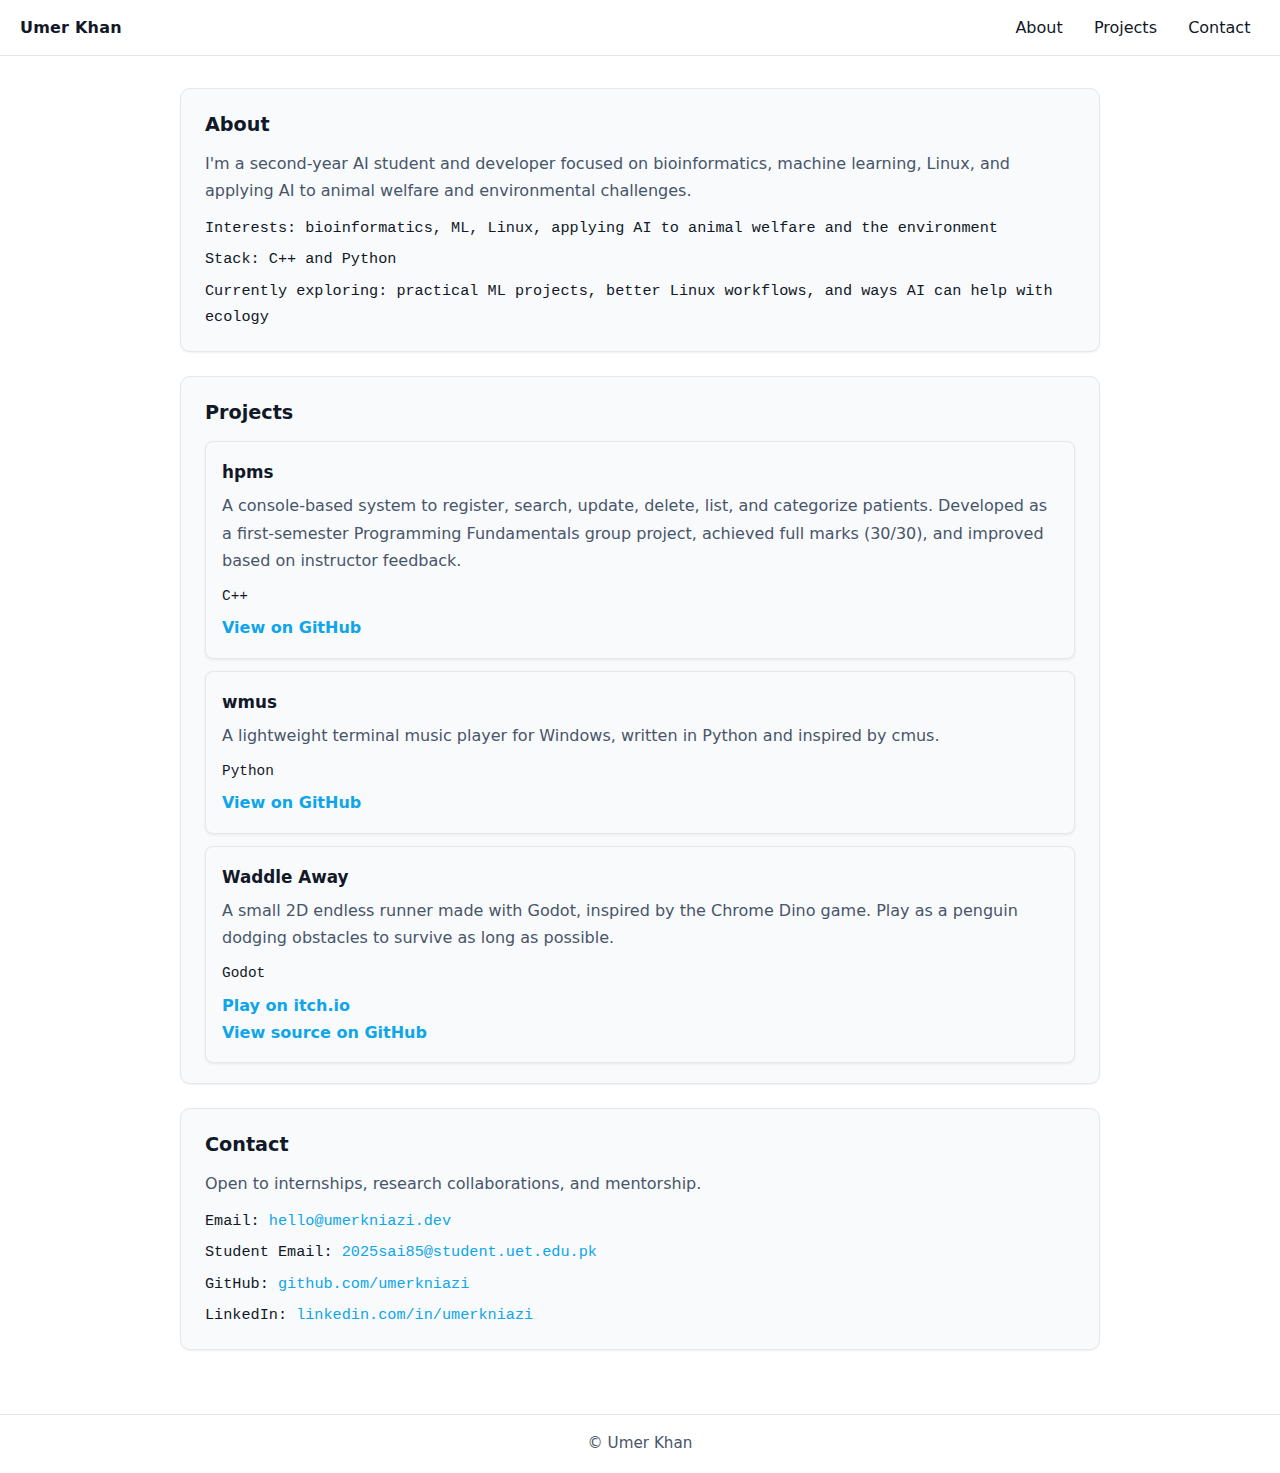
<file: index.html>
<!DOCTYPE html>
<html lang="en">
<head>
    <meta charset="UTF-8" />
    <meta name="viewport" content="width=device-width, initial-scale=1.0" />
    <title>Umer Khan</title>
    <meta name="description" content="AI student and developer focused on bioinformatics, machine learning, Linux, and applying AI to environmental and animal welfare challenges." />
    <link rel="canonical" href="https://umerkniazi.github.io/" />
    <meta property="og:title" content="Umer Khan" />
    <meta property="og:description" content="AI student and developer focused on bioinformatics, ML, and Linux." />
    <meta property="og:type" content="website" />
    <meta property="og:url" content="https://umerkniazi.github.io/" />
    <meta name="twitter:card" content="summary" />
    <meta name="theme-color" content="#0ea5e9" />
    <link rel="stylesheet" href="assets/css/styles.css" />
</head>
<body>
    <header class="site-header">
        <h1 class="brand">Umer Khan</h1>
        <nav class="nav">
            <a href="#about">About</a>
            <a href="#projects">Projects</a>
            <a href="#contact">Contact</a>
        </nav>
    </header>

    <main class="content">
        <section id="about" class="panel">
            <h2>About</h2>
            <p>
                I'm a second-year AI student and developer focused on bioinformatics,
                machine learning, Linux, and applying AI to animal welfare and environmental challenges.
            </p>
            <ul class="meta">
                <li>Interests: bioinformatics, ML, Linux, applying AI to animal welfare and the environment</li>
                <li>Stack: C++ and Python</li>
                <li>Currently exploring: practical ML projects, better Linux workflows, and ways AI can help with ecology</li>
            </ul>
        </section>

        <section id="projects" class="panel">
            <h2>Projects</h2>

            <article class="card">
                <h3>hpms</h3>
                <p>
                    A console-based system to register, search, update, delete, list, and categorize patients. Developed as a first-semester Programming Fundamentals group project, achieved full marks (30/30), and improved based on instructor feedback.
                </p>
                <div class="tags">C++</div>
                <a class="link" href="https://github.com/umerkniazi/hpms" aria-label="View hpms repo">View on GitHub</a>
            </article>

            <article class="card">
                <h3>wmus</h3>
                <p>
                    A lightweight terminal music player for Windows, written in Python and inspired by cmus.
                </p>
                <div class="tags">Python</div>
                <a class="link" href="https://github.com/umerkniazi/wmus" aria-label="View wmus repo">View on GitHub</a>
            </article>

            <article class="card">
                <h3>Waddle Away</h3>
                <p>
                    A small 2D endless runner made with Godot, inspired by the Chrome Dino game.
                    Play as a penguin dodging obstacles to survive as long as possible.
                </p>
                <div class="tags">Godot</div>
                <a class="link" href="https://umerkniazi.itch.io/waddle-away" target="_blank" rel="noopener noreferrer" aria-label="Play Waddle Away on itch.io">Play on itch.io</a>
                <br />
                <a class="link" href="https://github.com/umerkniazi/waddle-away" target="_blank" rel="noopener noreferrer" aria-label="View Waddle Away source code on GitHub">View source on GitHub</a>
            </article>
        </section>

        <section id="contact" class="panel">
            <h2>Contact</h2>
            <p>Open to internships, research collaborations, and mentorship.</p>
            <ul class="meta">
                <li>Email: <a href="mailto:hello@umerkniazi.dev">hello@umerkniazi.dev</a></li>
                <li>Student Email: <a href="mailto:2025sai85@student.uet.edu.pk">2025sai85@student.uet.edu.pk</a></li>
                <li>GitHub: <a href="https://github.com/umerkniazi">github.com/umerkniazi</a></li>
                <li>LinkedIn: <a href="https://linkedin.com/in/umerkniazi">linkedin.com/in/umerkniazi</a></li>
            </ul>
        </section>
    </main>

    <footer class="site-footer">
        <span>© <time data-year></time> Umer Khan</span>
    </footer>

    <script src="assets/js/main.js"></script>
</body>
</html>
</file>
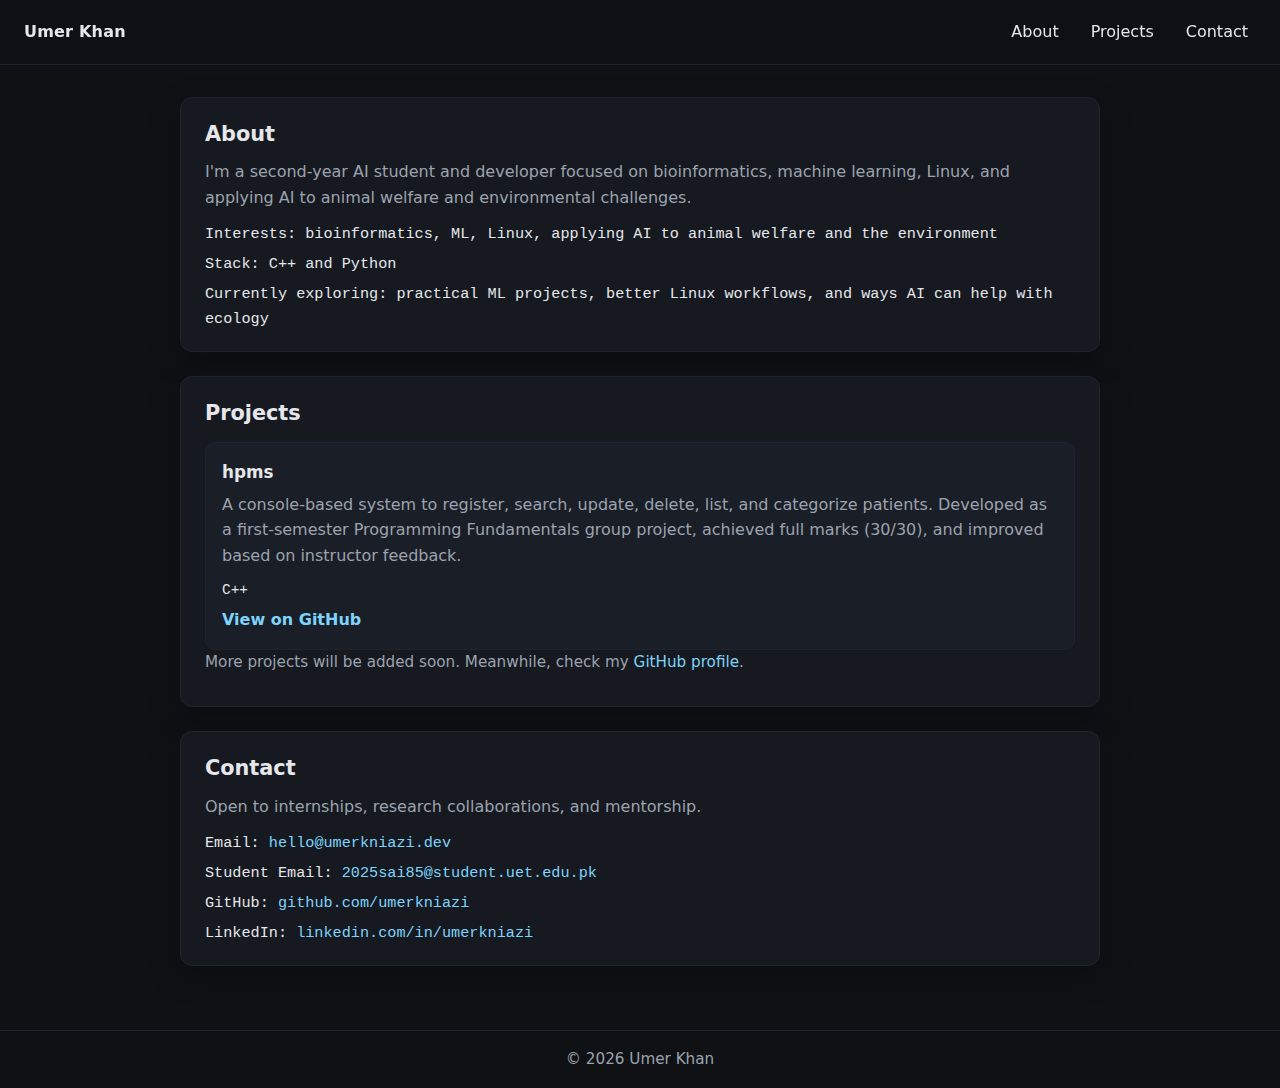
<file: src/index.html>
<!DOCTYPE html>
<html lang="en">
<head>
    <meta charset="UTF-8">
    <meta name="viewport" content="width=device-width, initial-scale=1.0">
    <title>Umer Khan</title>
    <link rel="stylesheet" href="assets/css/styles.css">
</head>
<body>
    <header class="site-header">
        <div class="brand">Umer Khan</div>
        <nav class="nav">
            <a href="#about">About</a>
            <a href="#projects">Projects</a>
            <a href="#contact">Contact</a>
        </nav>
    </header>

    <main class="content">
        <section id="about" class="panel">
            <h1>About</h1>
            <p>I'm a second-year AI student and developer focused on bioinformatics, machine learning, Linux, and applying AI to animal welfare and environmental challenges.</p>
            <ul class="meta">
                <li>Interests: bioinformatics, ML, Linux, applying AI to animal welfare and the environment</li>
                <li>Stack: C++ and Python</li>
                <li>Currently exploring: practical ML projects, better Linux workflows, and ways AI can help with ecology</li>
            </ul>
        </section>

        <section id="projects" class="panel">
            <h1>Projects</h1>
            <article class="card">
                <h2>hpms</h2>
                <p>A console-based system to register, search, update, delete, list, and categorize patients. Developed as a first-semester Programming Fundamentals group project, achieved full marks (30/30), and improved based on instructor feedback.</p>
                <div class="tags">C++</div>
                <a class="link" href="https://github.com/umerkniazi/hpms" aria-label="View hpms repo">View on GitHub</a>
            </article>
            <p class="note">More projects will be added soon. Meanwhile, check my <a href="https://github.com/umerkniazi">GitHub profile</a>.</p>
        </section>

        <section id="contact" class="panel">
            <h1>Contact</h1>
            <p>Open to internships, research collaborations, and mentorship.</p>
            <ul class="meta">
                <li>Email: <a href="mailto:hello@umerkniazi.dev">hello@umerkniazi.dev</a></li>
                <li>Student Email: <a href="mailto:2025sai85@student.uet.edu.pk">2025sai85@student.uet.edu.pk</a></li>
                <li>GitHub: <a href="https://github.com/umerkniazi">github.com/umerkniazi</a></li>
                <li>LinkedIn: <a href="https://linkedin.com/in/umerkniazi">linkedin.com/in/umerkniazi</a></li>
            </ul>
        </section>
    </main>

    <footer class="site-footer">
        <span>© 2026 Umer Khan</span>
    </footer>

    <script src="assets/js/main.js"></script>
</body>
</html>
</file>
<file: assets/css/styles.css>
:root {
    --radius: 10px;
    --header-h: 56px;

    --bg: #ffffff;
    --surface: #f8fafc;
    --text: #111827;
    --muted: #475569;
    --accent: #0ea5e9;
    --border: #e5e7eb;
    --hover-bg: rgba(2, 6, 23, 0.04);

    --code: "SFMono-Regular", Consolas, "Liberation Mono", Menlo, monospace;
    --sans: "Inter", system-ui, -apple-system, "Segoe UI", sans-serif;

    --shadow-1: 0 1px 2px rgba(0,0,0,0.06);
    --shadow-2: 0 1px 3px rgba(0,0,0,0.07);
}

@media (prefers-color-scheme: dark) {
    :root {
        --bg: #0f1115;
        --surface: #161920;
        --text: #e5e7eb;
        --muted: #9ca3af;
        --accent: #7dd3fc;
        --border: #1f2430;
        --hover-bg: rgba(255,255,255,0.06);

        --shadow-1: 0 1px 2px rgba(0,0,0,0.08);
        --shadow-2: 0 1px 3px rgba(0,0,0,0.10);
    }
}

* { box-sizing: border-box; }
html { scroll-padding-top: calc(var(--header-h) + 8px); }
body {
    margin: 0;
    font-family: var(--sans);
    background: var(--bg);
    color: var(--text);
    line-height: 1.7;
    -webkit-font-smoothing: antialiased;
    color-scheme: light dark;
}
img { max-width: 100%; height: auto; }

a {
    color: var(--accent);
    text-decoration: none;
    text-underline-offset: 2px;
    text-decoration-thickness: 1px;
}
a:hover { text-decoration: underline; }

:focus-visible {
    outline: 2px solid var(--accent);
    outline-offset: 2px;
}

.site-header {
    position: sticky;
    top: 0;
    z-index: 10;
    display: flex;
    align-items: center;
    justify-content: space-between;
    min-height: var(--header-h);
    padding: 0 1.25rem;
    background: var(--bg);
    border-bottom: 1px solid var(--border);
}
.brand {
    font-weight: 600;
    letter-spacing: 0.2px;
    font-size: 1rem;
    line-height: 1;
    margin: 0;
}

.nav { display: flex; gap: 0.75rem; }
.nav a {
    padding: 0.5rem 0.6rem;
    border-radius: 6px;
    color: var(--text);
}
.nav a:hover { background: var(--hover-bg); }
.nav a.active { background: var(--surface); color: var(--accent); }

.content {
    max-width: 960px;
    margin: 0 auto;
    padding: 2rem 1.25rem 4rem;
    display: grid;
    gap: 1.5rem;
}

.panel {
    background: var(--surface);
    border: 1px solid var(--border);
    border-radius: var(--radius);
    padding: 1.25rem 1.5rem;
    box-shadow: var(--shadow-1);
}
.panel h1 {
    margin: 0 0 0.5rem;
    font-size: 1.3rem;
}
.panel h2 {
    margin: 0 0 0.5rem;
    font-size: 1.2rem;
}
.panel p { margin: 0 0 0.75rem; color: var(--muted); }

.meta {
    list-style: none;
    padding: 0;
    margin: 0.25rem 0 0;
    display: grid;
    gap: 0.35rem;
    color: var(--text);
}
.meta li { font-family: var(--code); font-size: 0.95rem; }

.card {
    border: 1px solid var(--border);
    border-radius: 8px;
    padding: 1rem;
    margin-top: 0.75rem;
    background: var(--surface);
    background: color-mix(in oklab, var(--surface), var(--bg) 10%);
    box-shadow: var(--shadow-2);
}
.card h2, .card h3 { margin: 0 0 0.35rem; font-size: 1.05rem; }
.card p { margin: 0 0 0.65rem; color: var(--muted); }

.tags {
    font-family: var(--code);
    font-size: 0.9rem;
    color: var(--text);
    margin-bottom: 0.35rem;
}
.link {
    display: inline-flex;
    align-items: center;
    gap: 0.25rem;
    font-weight: 600;
}

.note { margin-top: 1rem; font-size: 0.95rem; color: var(--muted); }

.site-footer {
    border-top: 1px solid var(--border);
    padding: 1rem 1.25rem;
    text-align: center;
    color: var(--muted);
    font-size: 0.95rem;
}

@media (max-width: 640px) {
    .nav { gap: 0.5rem; }
    .content { padding: 1.5rem 1rem 3rem; }
}
</file>
<file: src/assets/css/styles.css>
:root {
    --bg: #0f1115;
    --surface: #161920;
    --text: #e5e7eb;
    --muted: #9ca3af;
    --accent: #7dd3fc;
    --border: #1f2430;
    --code: "SFMono-Regular", Consolas, "Liberation Mono", Menlo, monospace;
    --sans: "Inter", system-ui, -apple-system, "Segoe UI", sans-serif;
}

* { box-sizing: border-box; }
body {
    margin: 0;
    font-family: var(--sans);
    background: var(--bg);
    color: var(--text);
    line-height: 1.6;
    -webkit-font-smoothing: antialiased;
}

a { color: var(--accent); text-decoration: none; }
a:hover { text-decoration: underline; }

.site-header {
    position: sticky;
    top: 0;
    z-index: 10;
    display: flex;
    justify-content: space-between;
    align-items: center;
    padding: 0.85rem 1.5rem;
    background: rgba(15,17,21,0.9);
    backdrop-filter: blur(8px);
    border-bottom: 1px solid var(--border);
}
.brand { font-weight: 600; letter-spacing: 0.2px; }
.nav { display: flex; gap: 1rem; }
.nav a { padding: 0.35rem 0.5rem; border-radius: 6px; color: var(--text); }
.nav a.active { background: var(--surface); color: var(--accent); }

.content {
    max-width: 960px;
    margin: 0 auto;
    padding: 2rem 1.25rem 4rem;
    display: flex;
    flex-direction: column;
    gap: 1.5rem;
}

.panel {
    background: var(--surface);
    border: 1px solid var(--border);
    border-radius: 12px;
    padding: 1.25rem 1.5rem;
    box-shadow: 0 10px 30px rgba(0,0,0,0.25);
}
.panel h1 {
    margin: 0 0 0.5rem;
    font-size: 1.3rem;
}
.panel p { margin: 0 0 0.75rem; color: var(--muted); }

.meta {
    list-style: none;
    padding: 0;
    margin: 0.25rem 0 0;
    display: grid;
    gap: 0.35rem;
    color: var(--text);
}
.meta li { font-family: var(--code); font-size: 0.95rem; }

.card {
    border: 1px solid var(--border);
    border-radius: 10px;
    padding: 1rem;
    margin-top: 0.75rem;
    background: #1a1e26;
}
.card h2 {
    margin: 0 0 0.35rem;
    font-size: 1.05rem;
}
.card p {
    margin: 0 0 0.65rem;
    color: var(--muted);
}
.tags {
    font-family: var(--code);
    font-size: 0.9rem;
    color: var(--text);
    margin-bottom: 0.35rem;
}
.link {
    display: inline-flex;
    align-items: center;
    gap: 0.25rem;
    font-weight: 600;
}

.note {
    margin-top: 1rem;
    font-size: 0.95rem;
    color: var(--muted);
}

.site-footer {
    border-top: 1px solid var(--border);
    padding: 1rem 1.25rem;
    text-align: center;
    color: var(--muted);
    font-size: 0.95rem;
}

@media (max-width: 640px) {
    .nav { gap: 0.5rem; }
    .content { padding: 1.5rem 1rem 3rem; }
}
</file>
